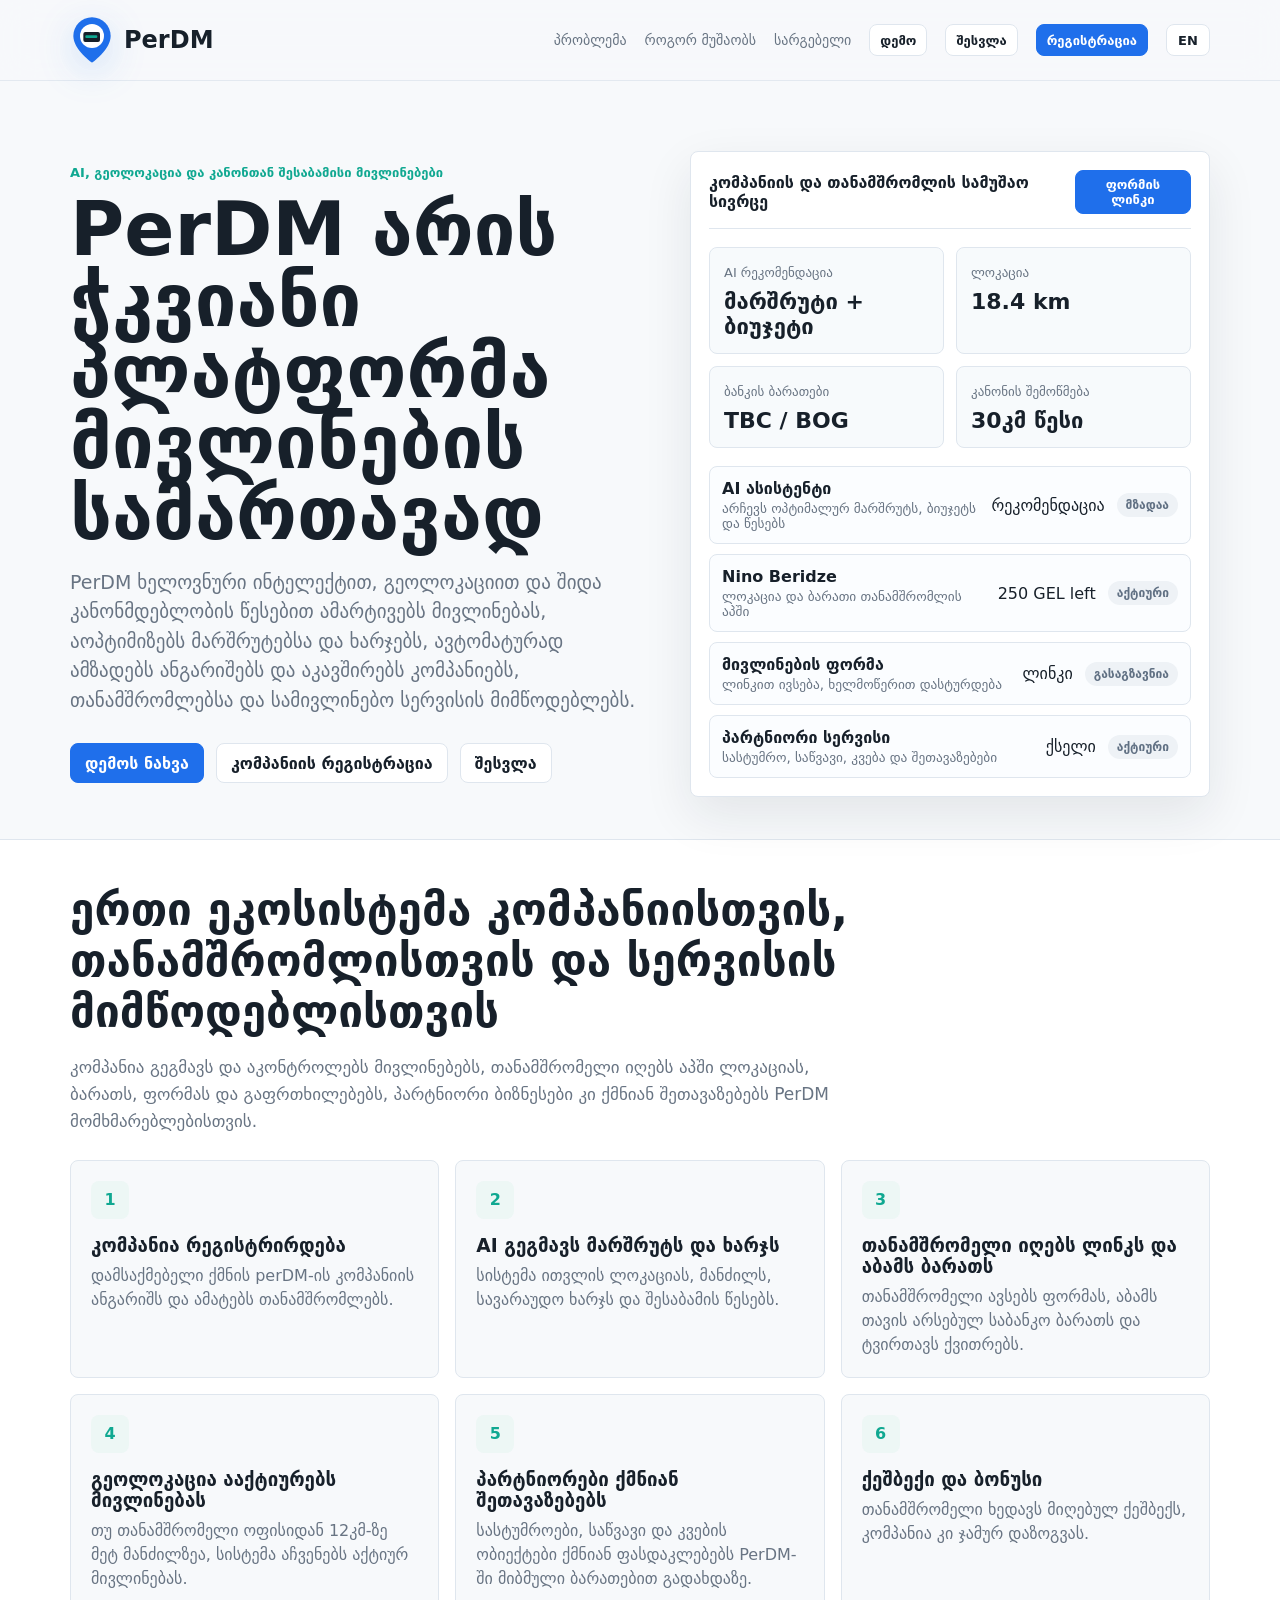
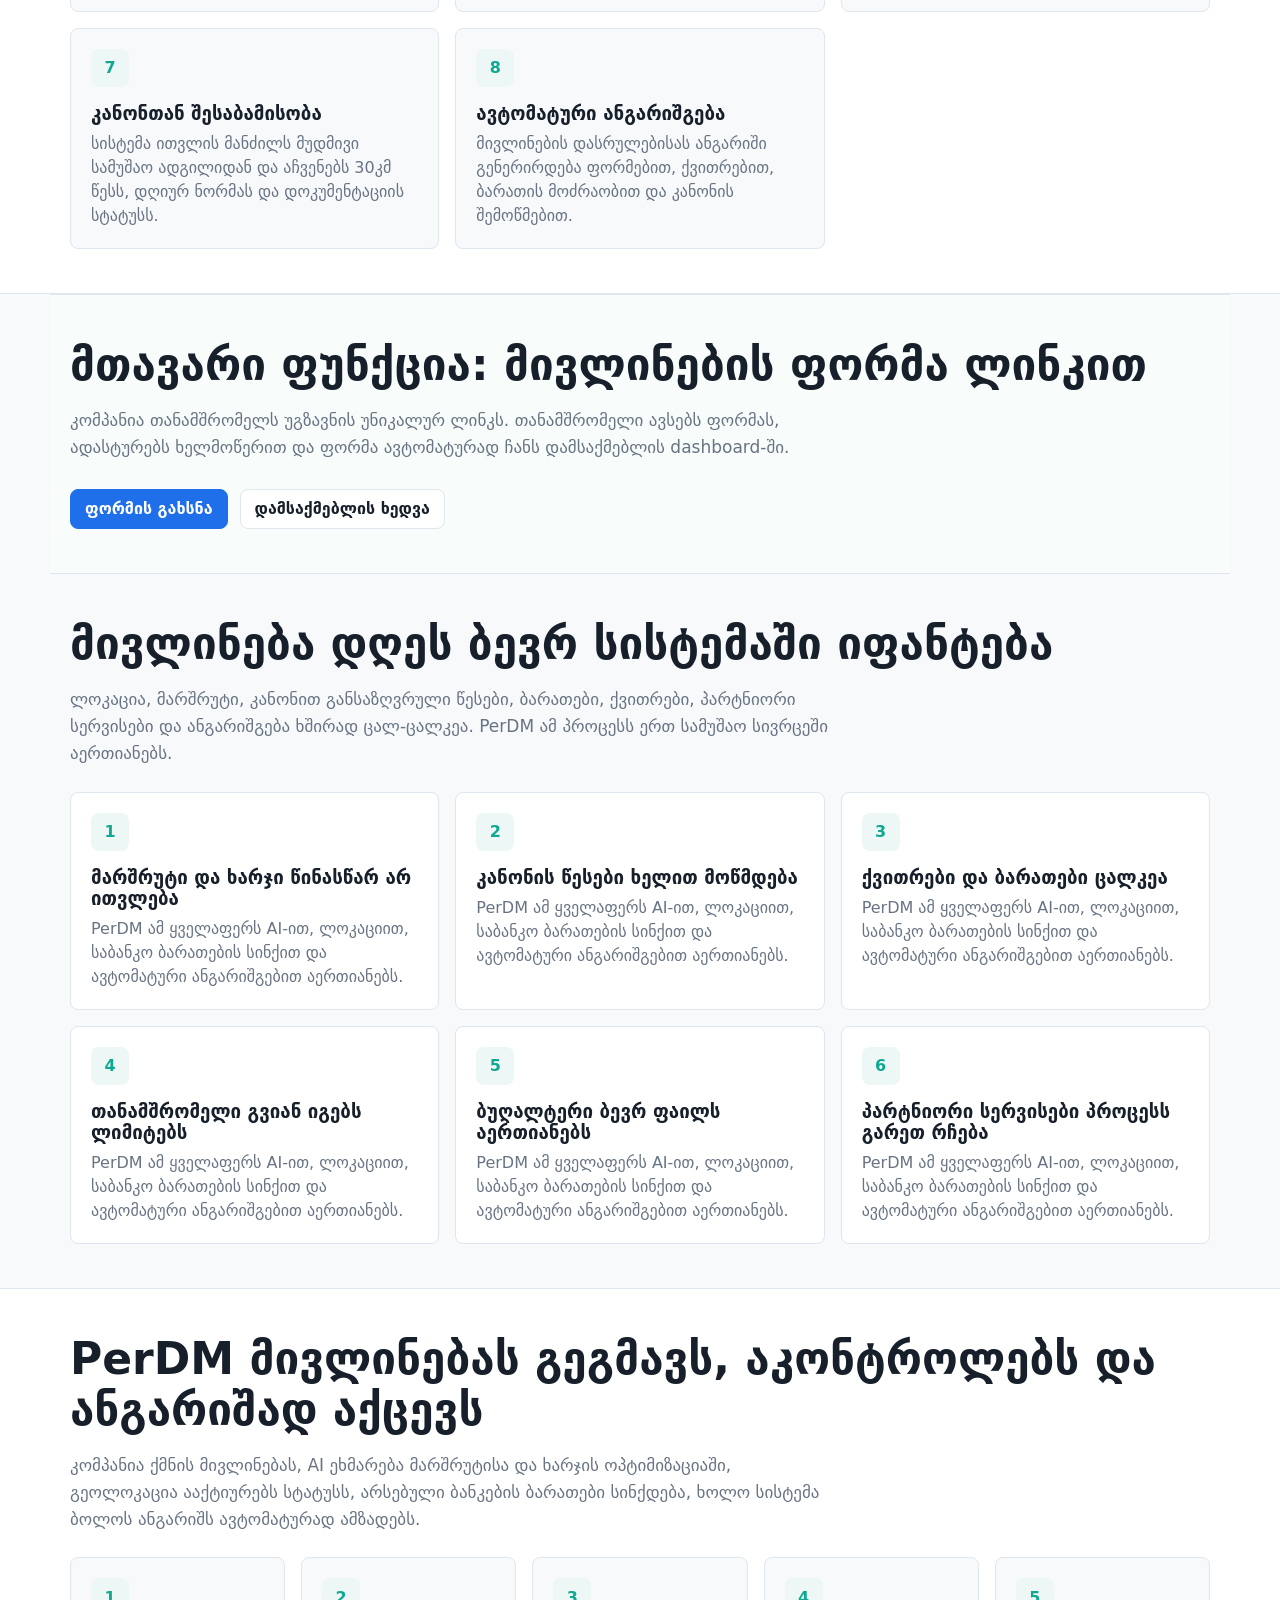
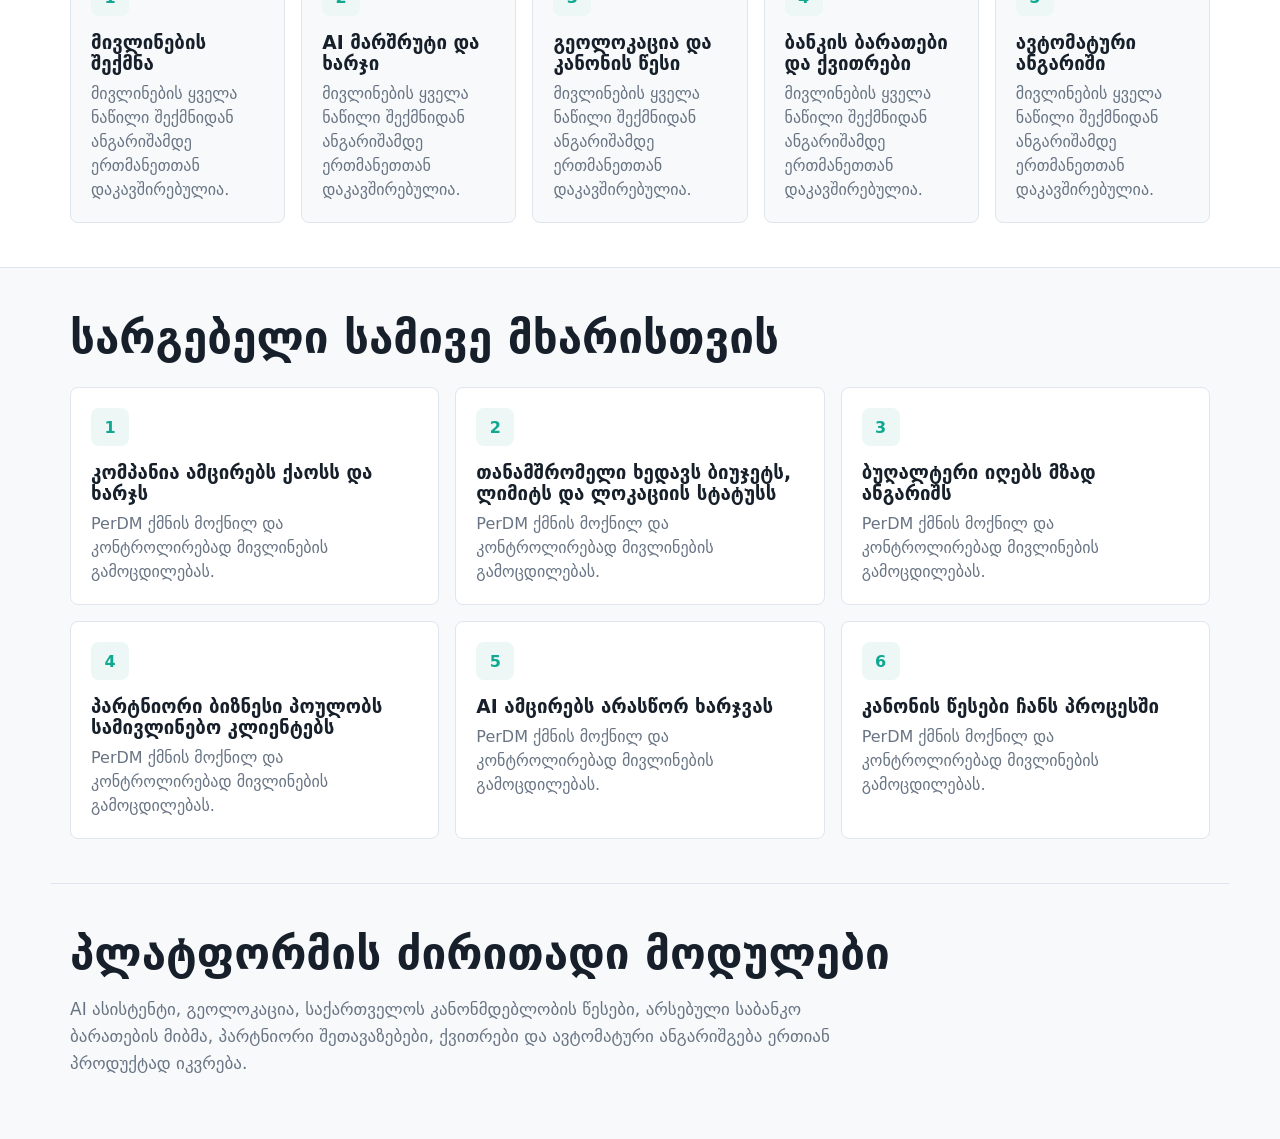
<file: index.html>
<!doctype html>
<html lang="en">
  <head>
    <meta charset="UTF-8" />
    <meta name="viewport" content="width=device-width, initial-scale=1.0" />
    <title>PerDM - Smart business travel platform</title>
    <link rel="stylesheet" href="./styles.css?v=20260709-real-ai" />
  </head>
  <body>
    <div id="app"></div>
    <script src="./app.js?v=20260709-real-ai"></script>
  </body>
</html>
</file>
<file: styles.css>
:root {
  --bg: #f7f9fb;
  --panel: #ffffff;
  --panel-soft: #edf7f5;
  --ink: #17202a;
  --muted: #687483;
  --line: #dfe6ee;
  --blue: #1f6feb;
  --teal: #10a891;
  --violet: #6b5cff;
  --green: #14845f;
  --amber: #b76b00;
  --red: #bc2f3f;
  --shadow: 0 18px 50px rgba(23, 32, 42, 0.09);
}

* { box-sizing: border-box; }
body {
  margin: 0;
  background: var(--bg);
  color: var(--ink);
  font-family: Inter, ui-sans-serif, system-ui, -apple-system, BlinkMacSystemFont, "Segoe UI", sans-serif;
  letter-spacing: 0;
}
a { color: inherit; text-decoration: none; }
button, input, select, textarea { font: inherit; }
button { cursor: pointer; }

.brand { display: inline-flex; align-items: center; gap: 10px; font-weight: 820; }
.brand-mark {
  width: 44px;
  height: 48px;
  flex: 0 0 auto;
  filter: drop-shadow(0 10px 18px rgba(31, 111, 235, 0.2));
}
.logo-pin { fill: var(--blue); }
.logo-pin-center { fill: #ffffff; }
.logo-card { fill: var(--ink); }
.logo-card-line { fill: var(--teal); }
.brand-word { font-size: 24px; letter-spacing: 0; }
.brand-word span { color: var(--teal); }

.page { min-height: 100vh; }
.topnav {
  position: sticky;
  top: 0;
  z-index: 30;
  background: rgba(247, 249, 251, 0.86);
  backdrop-filter: blur(16px);
  border-bottom: 1px solid rgba(223, 230, 238, 0.8);
}
.topnav-inner {
  max-width: 1180px;
  margin: 0 auto;
  padding: 16px 20px;
  display: flex;
  justify-content: space-between;
  align-items: center;
  gap: 18px;
}
.navlinks { display: flex; align-items: center; gap: 18px; color: var(--muted); font-size: 14px; }
.btn {
  border: 1px solid var(--line);
  background: white;
  color: var(--ink);
  min-height: 40px;
  padding: 9px 14px;
  border-radius: 8px;
  font-weight: 720;
  display: inline-flex;
  align-items: center;
  justify-content: center;
  gap: 8px;
  transition: transform .16s ease, box-shadow .16s ease, border-color .16s ease, background .16s ease;
}
.btn:hover { transform: translateY(-1px); border-color: #b9c7d8; box-shadow: 0 10px 24px rgba(23,32,42,.08); }
.btn.primary { background: var(--blue); color: white; border-color: var(--blue); }
.btn.teal { background: var(--teal); color: white; border-color: var(--teal); }
.btn.ghost { background: transparent; }
.btn.small { min-height: 32px; padding: 6px 10px; font-size: 13px; }
.lang-toggle { min-width: 44px; }

.hero {
  max-width: 1180px;
  margin: 0 auto;
  padding: 70px 20px 42px;
  display: grid;
  grid-template-columns: minmax(0, 1fr) minmax(380px, 520px);
  gap: 42px;
  align-items: center;
}
.eyebrow { color: var(--teal); font-size: 13px; font-weight: 820; text-transform: uppercase; }
.hero h1 { margin: 14px 0 16px; font-size: clamp(42px, 6vw, 74px); line-height: .96; letter-spacing: 0; }
.hero p { color: var(--muted); font-size: 19px; line-height: 1.55; max-width: 650px; }
.hero-actions { display: flex; gap: 12px; flex-wrap: wrap; margin-top: 28px; }

.hero-visual {
  background: #0d1726;
  color: white;
  border-radius: 8px;
  min-height: 430px;
  padding: 18px;
  box-shadow: var(--shadow);
  position: relative;
  overflow: hidden;
}
.hero-visual.light-preview {
  background: #ffffff;
  color: var(--ink);
  border: 1px solid var(--line);
}
.hero-visual.light-preview::after { display: none; }
.preview-header {
  display: flex;
  justify-content: space-between;
  align-items: center;
  gap: 12px;
  padding-bottom: 14px;
  border-bottom: 1px solid var(--line);
}
.hero-visual::after {
  content: "";
  position: absolute;
  inset: auto -60px -80px auto;
  width: 260px;
  height: 260px;
  background: radial-gradient(circle, rgba(16,168,145,.36), transparent 68%);
}
.preview-top { display: flex; justify-content: space-between; align-items: center; color: #b9c8d8; font-size: 13px; }
.card-mock {
  margin-top: 22px;
  padding: 22px;
  border-radius: 8px;
  background: linear-gradient(135deg, #1f6feb, #10a891 62%, #d9f8ef);
  min-height: 190px;
  display: flex;
  flex-direction: column;
  justify-content: space-between;
  box-shadow: 0 18px 36px rgba(0,0,0,.22);
}
.virtual-card {
  min-height: 220px;
  border-radius: 8px;
  padding: 22px;
  background: linear-gradient(135deg, #132033, #1f6feb 48%, #10a891);
  color: white;
  display: flex;
  flex-direction: column;
  justify-content: space-between;
  box-shadow: 0 18px 36px rgba(23,32,42,.2);
}
.virtual-card.frozen {
  filter: grayscale(.55);
  opacity: .82;
}
.virtual-card .brand-mark { filter: drop-shadow(0 8px 16px rgba(0,0,0,.18)); }
.virtual-card .logo-pin { fill: #ffffff; }
.virtual-card .logo-pin-center { fill: rgba(19, 32, 51, .94); }
.virtual-card .logo-card { fill: #ffffff; }
.virtual-card .logo-card-line { fill: var(--teal); }
.virtual-card .brand-word { color: white; }
.virtual-card-row {
  display: flex;
  justify-content: space-between;
  gap: 12px;
  margin-top: 10px;
  color: #edf7ff;
  font-weight: 700;
}
.mini-stats {
  grid-template-columns: repeat(2, 1fr);
  margin-top: 14px;
}
.card-mock .brand-word { font-size: 22px; }
.card-number { font-size: 22px; letter-spacing: 2px; }
.mini-grid { margin-top: 18px; display: grid; grid-template-columns: 1fr 1fr; gap: 12px; }
.mini-panel { background: rgba(255,255,255,.1); border: 1px solid rgba(255,255,255,.14); border-radius: 8px; padding: 14px; }
.mini-panel.light { background: #f7fafc; border-color: var(--line); }
.mini-panel strong { display: block; font-size: 22px; margin-top: 8px; color: white; }
.mini-panel.light strong { color: var(--ink); }
.mini-panel span { color: #c8d5e4; font-size: 13px; }
.mini-panel.light span { color: var(--muted); }
.preview-table { display: grid; gap: 10px; margin-top: 18px; }
.preview-row {
  display: grid;
  grid-template-columns: minmax(0, 1fr) auto auto;
  gap: 12px;
  align-items: center;
  padding: 12px;
  border: 1px solid var(--line);
  border-radius: 8px;
  background: #fbfdff;
}
.preview-row small { display: block; color: var(--muted); margin-top: 3px; }

.section { max-width: 1180px; margin: 0 auto; padding: 44px 20px; }
.section h2 { font-size: clamp(30px, 4vw, 44px); margin: 0 0 14px; letter-spacing: 0; }
.section-lead { color: var(--muted); max-width: 760px; line-height: 1.6; font-size: 17px; }
.band { background: white; border-top: 1px solid var(--line); border-bottom: 1px solid var(--line); }
.grid-3 { display: grid; grid-template-columns: repeat(3, 1fr); gap: 16px; margin-top: 24px; }
.grid-2 { display: grid; grid-template-columns: repeat(2, 1fr); gap: 16px; margin-top: 24px; }
.grid-4 { display: grid; grid-template-columns: repeat(4, 1fr); gap: 16px; margin-top: 24px; }
.grid-5 { display: grid; grid-template-columns: repeat(5, 1fr); gap: 16px; margin-top: 24px; }
.feature, .role-card, .step {
  background: var(--panel);
  border: 1px solid var(--line);
  border-radius: 8px;
  padding: 20px;
}
.band .feature, .band .role-card, .band .step { background: var(--bg); }
.icon { width: 38px; height: 38px; border-radius: 8px; background: var(--panel-soft); color: var(--teal); display: grid; place-items: center; font-weight: 900; }
.feature h3, .role-card h3, .step h3 { margin: 16px 0 8px; }
.feature p, .role-card p, .step p { color: var(--muted); line-height: 1.5; margin: 0; }
.cta-band { background: #17202a; color: white; }
.cta-band .section-lead { color: #c6d0dc; }
.future-strip { border-top: 1px solid var(--line); }
.mission-highlight {
  border-top: 1px solid var(--line);
  border-bottom: 1px solid var(--line);
  background: #f8fcfb;
}
.auth-section { padding-top: 64px; }
.auth-card {
  background: white;
  border: 1px solid var(--line);
  border-radius: 8px;
  padding: 28px;
  box-shadow: var(--shadow);
}
.auth-card h1 { margin: 10px 0 12px; font-size: clamp(36px, 5vw, 58px); line-height: 1; }
.auth-note { color: var(--muted); margin: 18px 0 0; }
.portal-card { min-height: 240px; }
.demo-choice-grid { align-items: stretch; }
.demo-card {
  min-height: 280px;
  display: flex;
  flex-direction: column;
}
.demo-card .btn { margin-top: auto; }
.demo-card:first-child {
  border-color: #b8cff8;
  background: linear-gradient(180deg, #ffffff, #f5f9ff);
}
.demo-card:nth-child(2) {
  border-color: #b8eadf;
  background: linear-gradient(180deg, #ffffff, #f3fbf8);
}
.demo-compare { margin-top: 16px; }
.demo-compare h4 { margin: 0 0 8px; }
.signup-flow {
  display: grid;
  grid-template-columns: repeat(4, 1fr);
  gap: 14px;
  margin-top: 16px;
}
.employee-invite-list { display: grid; gap: 10px; margin-top: 8px; }
.invite-row {
  display: flex;
  justify-content: space-between;
  align-items: center;
  gap: 12px;
  border: 1px solid var(--line);
  background: #fbfdff;
  border-radius: 8px;
  padding: 12px;
}
.invite-row small, .table-sub {
  display: block;
  color: var(--muted);
  margin-top: 3px;
  font-size: 12px;
}
.form-share-panel {
  display: grid;
  grid-template-columns: minmax(0, 1fr) minmax(300px, 520px);
  gap: 16px;
  align-items: center;
}
.share-box {
  border: 1px solid var(--line);
  background: #f7fafc;
  border-radius: 8px;
  padding: 13px;
  color: var(--blue);
  font-weight: 750;
  overflow-wrap: anywhere;
}
.mission-form-page .dash-grid { grid-template-columns: 1.05fr .95fr; }
.signature-box {
  margin-top: 16px;
  border: 1px dashed #9fb4ce;
  border-radius: 8px;
  background: #fbfdff;
  padding: 20px;
}
.signature-box span {
  display: block;
  color: var(--muted);
  font-size: 13px;
  font-weight: 750;
  margin-bottom: 8px;
}
.signature-box strong {
  display: block;
  font-size: 30px;
  font-family: "Brush Script MT", "Segoe Script", cursive;
  color: var(--ink);
}
.jotform-frame {
  width: 100%;
  min-height: 620px;
  border: 1px solid var(--line);
  border-radius: 8px;
  background: white;
}
.mission-preview .stat-card strong { font-size: 20px; }

.app-shell { display: grid; grid-template-columns: 260px minmax(0, 1fr); min-height: 100vh; }
.employee-shell .sidebar { background: #fbfdff; }
.employee-shell .side-link.active, .employee-shell .side-link:hover { background: #eaf8f5; color: var(--teal); }
.partner-shell .sidebar { background: #fcfdff; }
.partner-shell .side-link.active, .partner-shell .side-link:hover { background: #f0efff; color: var(--violet); }
.sidebar {
  border-right: 1px solid var(--line);
  background: white;
  padding: 18px;
  position: sticky;
  top: 0;
  height: 100vh;
  overflow: auto;
}
.side-nav { margin-top: 28px; display: grid; gap: 6px; }
.side-link {
  border: 0;
  background: transparent;
  text-align: left;
  width: 100%;
  padding: 11px 12px;
  border-radius: 8px;
  color: var(--muted);
  display: flex;
  gap: 10px;
  align-items: center;
  font-weight: 700;
}
.side-link.active, .side-link:hover { background: #edf4ff; color: var(--blue); }
.main { min-width: 0; }
.dash-top {
  height: 72px;
  border-bottom: 1px solid var(--line);
  background: rgba(247,249,251,.88);
  backdrop-filter: blur(14px);
  position: sticky;
  top: 0;
  z-index: 20;
  display: flex;
  align-items: center;
  justify-content: space-between;
  padding: 0 28px;
}
.dash-content { padding: 28px; }
.title-row { display: flex; justify-content: space-between; gap: 16px; align-items: flex-start; margin-bottom: 22px; }
.title-row h1 { margin: 0 0 6px; font-size: 32px; }
.title-row p { margin: 0; color: var(--muted); }
.stats { display: grid; grid-template-columns: repeat(6, 1fr); gap: 14px; }
.stat-card, .panel {
  background: white;
  border: 1px solid var(--line);
  border-radius: 8px;
  padding: 18px;
  box-shadow: 0 10px 28px rgba(23,32,42,.04);
}
.stat-card span { color: var(--muted); font-size: 13px; font-weight: 700; }
.stat-card strong { display: block; margin-top: 8px; font-size: 24px; }
.stat-card small { color: var(--green); font-weight: 750; }
.dash-grid { display: grid; grid-template-columns: 1.25fr .75fr; gap: 16px; margin-top: 16px; }
.bar-chart { display: grid; grid-template-columns: repeat(6, 1fr); align-items: end; gap: 12px; height: 210px; padding-top: 18px; }
.bar { background: linear-gradient(180deg, var(--blue), var(--teal)); border-radius: 8px 8px 4px 4px; min-height: 24px; position: relative; }
.bar span { position: absolute; bottom: -25px; left: 50%; transform: translateX(-50%); color: var(--muted); font-size: 12px; }
.donut { width: 190px; height: 190px; border-radius: 50%; margin: 18px auto; background: conic-gradient(var(--blue) 0 38%, var(--teal) 38% 62%, var(--violet) 62% 79%, #f3b35d 79% 100%); display: grid; place-items: center; }
.donut::after { content: "72%"; width: 112px; height: 112px; border-radius: 50%; background: white; display: grid; place-items: center; font-size: 25px; font-weight: 850; }
.progress { height: 9px; border-radius: 999px; background: #e8eef5; overflow: hidden; }
.progress > i { display: block; height: 100%; border-radius: inherit; background: linear-gradient(90deg, var(--blue), var(--teal)); }
.table-wrap { overflow: auto; }
table { width: 100%; border-collapse: collapse; min-width: 760px; }
th, td { padding: 13px 12px; border-bottom: 1px solid var(--line); text-align: left; font-size: 14px; }
th { color: var(--muted); font-size: 12px; text-transform: uppercase; }
.badge { display: inline-flex; border-radius: 999px; padding: 5px 9px; font-size: 12px; font-weight: 800; background: #edf4ff; color: var(--blue); white-space: nowrap; }
.badge.blue { background: #edf4ff; color: var(--blue); }
.badge.green { background: #e9f8f1; color: var(--green); }
.badge.amber { background: #fff4df; color: var(--amber); }
.badge.red { background: #ffecef; color: var(--red); }
.badge.gray { background: #eef2f6; color: #607083; }
.badge.violet { background: #f0efff; color: var(--violet); }
.form-grid { display: grid; grid-template-columns: repeat(2, 1fr); gap: 14px; }
.field label { display: block; color: var(--muted); font-size: 13px; font-weight: 750; margin-bottom: 7px; }
.field input, .field select, .field textarea {
  width: 100%;
  border: 1px solid var(--line);
  border-radius: 8px;
  background: white;
  padding: 11px 12px;
  color: var(--ink);
}
.field textarea { min-height: 92px; resize: vertical; }
.trip-banner {
  border: 1px solid #bee8da;
  background: #ecfbf7;
  color: #0f725d;
  padding: 16px;
  border-radius: 8px;
  font-weight: 820;
  display: flex;
  justify-content: space-between;
  gap: 12px;
  align-items: center;
  margin-top: 16px;
}
.geo-banner {
  border: 1px solid #b8eadf;
  background: #effbf8;
  color: #0f725d;
  padding: 14px;
  border-radius: 8px;
  margin-bottom: 14px;
}
.geo-banner strong,
.geo-banner span {
  display: block;
}
.geo-banner span {
  margin-top: 5px;
  color: #226e60;
}
.legal-row {
  border: 1px solid var(--line);
  background: #fbfdff;
  border-radius: 8px;
  padding: 14px;
  margin: 10px 0;
}
.legal-row p {
  color: var(--muted);
  margin: 6px 0 0;
  line-height: 1.45;
}
.alert-box {
  border-radius: 8px;
  padding: 13px;
  margin: 10px 0;
  font-weight: 780;
  border: 1px solid var(--line);
}
.alert-box.green {
  background: #ecfbf7;
  border-color: #b8eadf;
  color: #0f725d;
}
.alert-box.amber {
  background: #fff8ea;
  border-color: #ffe0a3;
  color: #9b5b00;
}
.alert-box.red {
  background: #fff0f2;
  border-color: #ffc6cf;
  color: #b42336;
}
.bank-source-list {
  display: grid;
  gap: 10px;
  margin-top: 14px;
}
.bank-source {
  display: flex;
  justify-content: space-between;
  gap: 14px;
  align-items: center;
  border: 1px solid var(--line);
  background: #fbfdff;
  border-radius: 8px;
  padding: 14px;
}
.bank-source span {
  display: block;
  color: var(--muted);
  margin-top: 4px;
  font-size: 13px;
}
.bank-source > div:last-child {
  text-align: right;
}
.bank-sync-flow {
  display: grid;
  grid-template-columns: repeat(3, 1fr);
  gap: 10px;
  margin-bottom: 16px;
}
.bank-sync-flow div {
  border: 1px solid var(--line);
  border-radius: 8px;
  background: #f7fafc;
  padding: 14px;
}
.bank-sync-flow span {
  display: block;
  color: var(--muted);
  margin-top: 6px;
}
.ai-response {
  border: 1px solid #b8eadf;
  background: #f2fbf8;
  border-radius: 8px;
  padding: 16px;
  line-height: 1.6;
}
.ai-response strong {
  display: block;
  color: var(--teal);
  margin-bottom: 8px;
}
.ai-response p {
  margin: 0;
  color: var(--ink);
}
.ai-cards {
  margin-top: 14px;
}
.action-row { display: flex; flex-wrap: wrap; gap: 10px; margin: 16px 0; }
.trip-hero {
  display: flex;
  justify-content: space-between;
  align-items: center;
  gap: 18px;
  margin-bottom: 16px;
}
.trip-hero h3 { margin: 0 0 8px; font-size: 28px; }
.trip-hero p { margin: 6px 0; color: var(--muted); }
.budget-box {
  min-width: 190px;
  border: 1px solid var(--line);
  background: #f7fafc;
  border-radius: 8px;
  padding: 16px;
}
.budget-box span, .budget-box small { display: block; color: var(--muted); }
.budget-box strong { display: block; font-size: 30px; margin: 5px 0; }
.attention-row {
  display: grid;
  grid-template-columns: minmax(0, 1fr) auto auto;
  gap: 12px;
  align-items: center;
  padding: 13px 0;
  border-bottom: 1px solid var(--line);
}
.attention-row:last-child { border-bottom: 0; }
.attention-row small { display: block; color: var(--muted); margin-top: 3px; }
.needs-attention { background: #fff8f8; }
.missing-card {
  border: 1px solid #ffd0d6;
  background: #fff8f8;
  border-radius: 8px;
  padding: 14px;
  margin: 10px 0;
}
.missing-card p { color: var(--muted); margin: 6px 0 12px; }
.empty {
  border: 1px dashed var(--line);
  border-radius: 8px;
  padding: 18px;
  color: var(--muted);
  background: #fbfdff;
}
.filter-bar {
  display: grid;
  grid-template-columns: repeat(4, 1fr);
  gap: 12px;
  margin-bottom: 16px;
}
.check {
  min-height: 44px;
  display: flex;
  align-items: center;
  gap: 9px;
  border: 1px solid var(--line);
  border-radius: 8px;
  padding: 10px 12px;
  background: #fbfdff;
  font-weight: 700;
}
.check input { width: 16px; height: 16px; accent-color: var(--blue); }
.modal-backdrop {
  position: fixed;
  inset: 0;
  z-index: 60;
  background: rgba(23, 32, 42, .42);
  display: grid;
  place-items: center;
  padding: 20px;
}
.modal {
  width: min(760px, 100%);
  max-height: 92vh;
  overflow: auto;
  background: white;
  border: 1px solid var(--line);
  border-radius: 8px;
  padding: 22px;
  box-shadow: var(--shadow);
}
.field.wide { grid-column: 1 / -1; }
.report-preview { margin-top: 16px; }
.report-preview h4 { margin-bottom: 8px; }
.compact-table { min-width: 980px; }
.map-mock {
  height: 230px;
  border-radius: 8px;
  border: 1px solid var(--line);
  background:
    linear-gradient(90deg, rgba(31,111,235,.1) 1px, transparent 1px),
    linear-gradient(rgba(31,111,235,.1) 1px, transparent 1px),
    #f4f8fb;
  background-size: 34px 34px;
  position: relative;
  overflow: hidden;
}
.pin { position: absolute; width: 18px; height: 18px; border-radius: 50%; border: 4px solid white; box-shadow: 0 6px 18px rgba(0,0,0,.22); }
.pin.office { background: var(--blue); left: 24%; top: 58%; }
.pin.dest { background: var(--teal); right: 20%; top: 28%; }
.route-line { position: absolute; height: 4px; width: 48%; left: 28%; top: 47%; transform: rotate(-22deg); background: linear-gradient(90deg, var(--blue), var(--teal)); border-radius: 999px; }
.upload {
  border: 2px dashed #b9c7d8;
  border-radius: 8px;
  padding: 28px;
  text-align: center;
  background: #fbfdff;
  color: var(--muted);
}
.mobile-tabs { display: none; }
.generated { display: none; }
.generated.show { display: block; }

@media (max-width: 920px) {
  .hero { grid-template-columns: 1fr; padding-top: 42px; }
  .hero-visual { min-height: 360px; }
  .grid-2, .grid-3, .grid-4, .grid-5, .signup-flow, .stats, .dash-grid, .form-grid, .filter-bar, .form-share-panel, .mission-form-page .dash-grid { grid-template-columns: 1fr; }
  .app-shell { grid-template-columns: 1fr; }
  .sidebar { position: static; height: auto; border-right: 0; border-bottom: 1px solid var(--line); }
  .side-nav { grid-template-columns: repeat(2, minmax(0, 1fr)); }
  .dash-top { top: 0; padding: 0 18px; }
  .dash-content { padding: 20px; }
  .navlinks { display: none; }
}

@media (max-width: 560px) {
  .topnav-inner { padding: 14px; }
  .brand-word { font-size: 21px; }
  .hero h1 { font-size: 42px; }
  .hero-actions .btn { width: 100%; }
  .mini-grid { grid-template-columns: 1fr; }
  .side-nav { display: none; }
  .mobile-tabs { display: flex; gap: 8px; overflow: auto; padding: 10px 14px; border-top: 1px solid var(--line); background: white; }
  .mobile-tabs .side-link { white-space: nowrap; width: auto; }
  .title-row { flex-direction: column; }
  .stats { gap: 10px; }
  .trip-hero { flex-direction: column; align-items: stretch; }
  .attention-row { grid-template-columns: 1fr; }
  .preview-row { grid-template-columns: 1fr; }
  .action-row .btn { width: 100%; }
}
</file>
